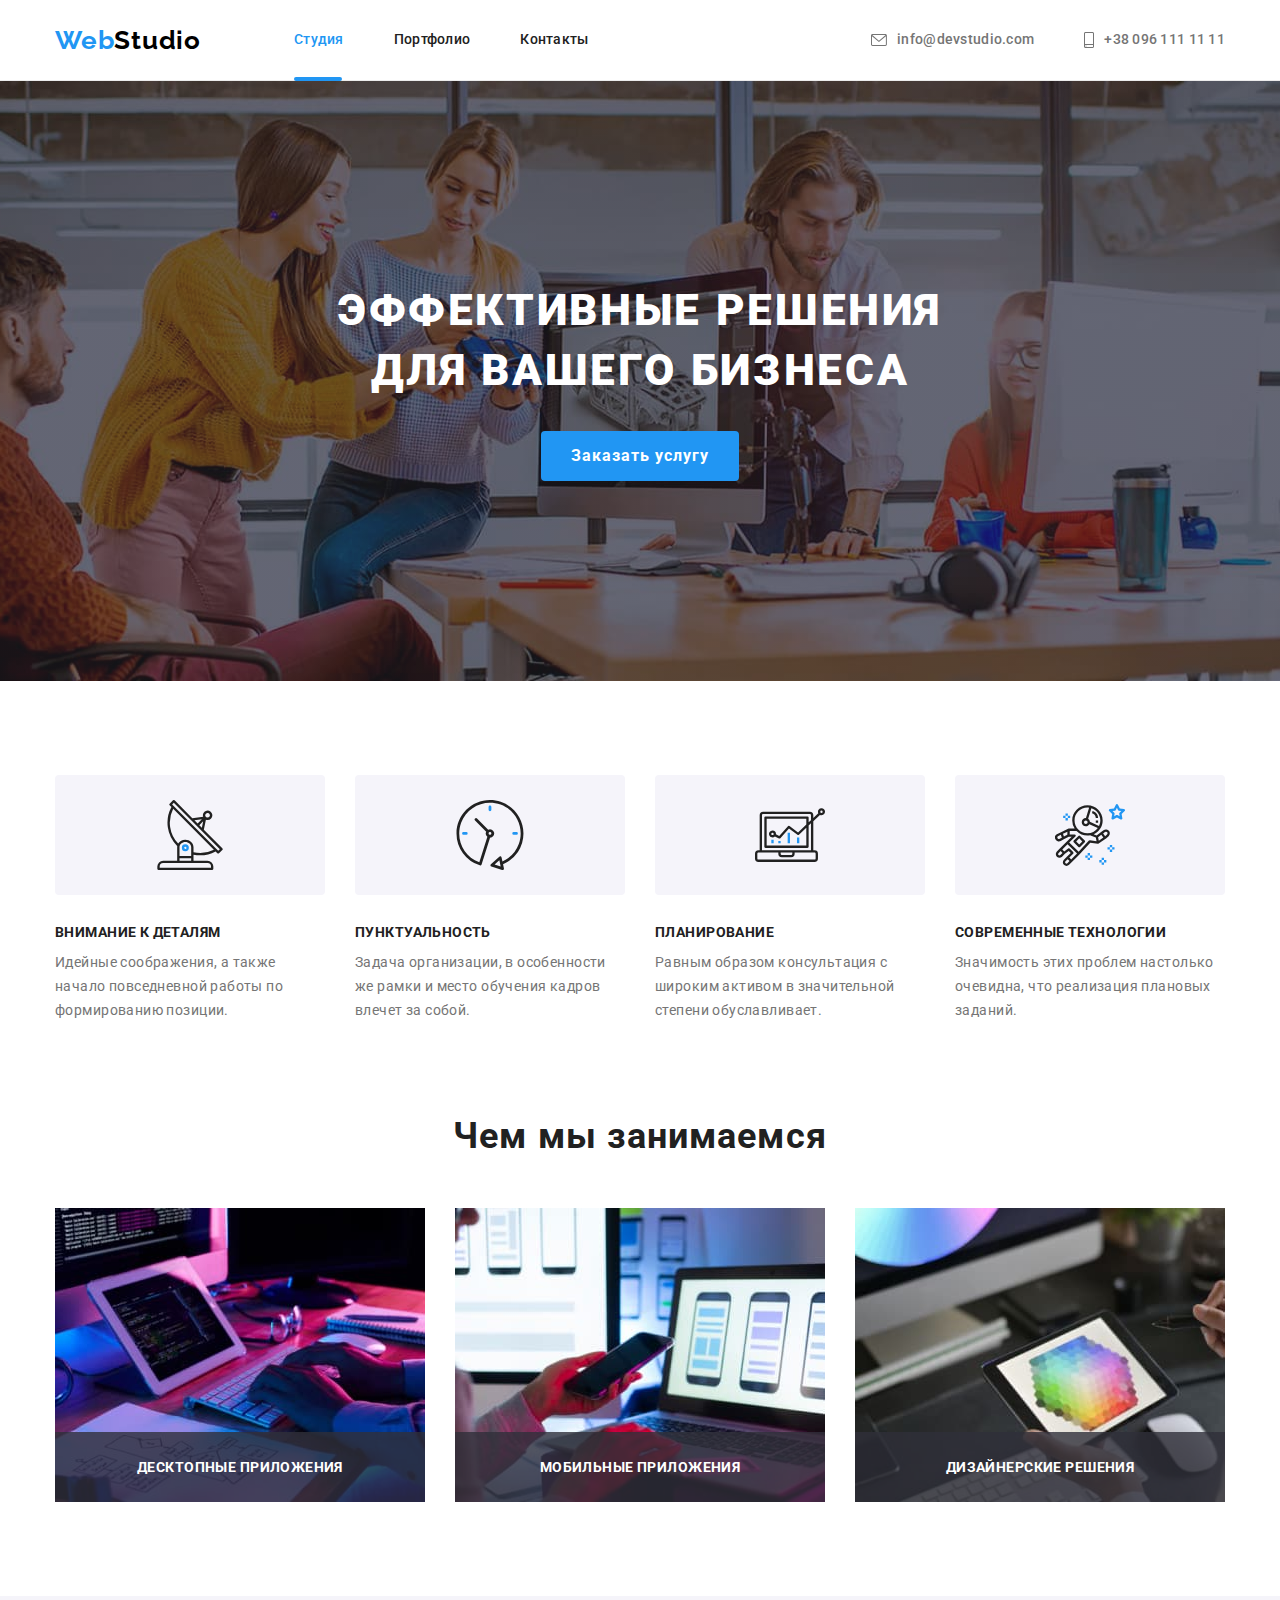
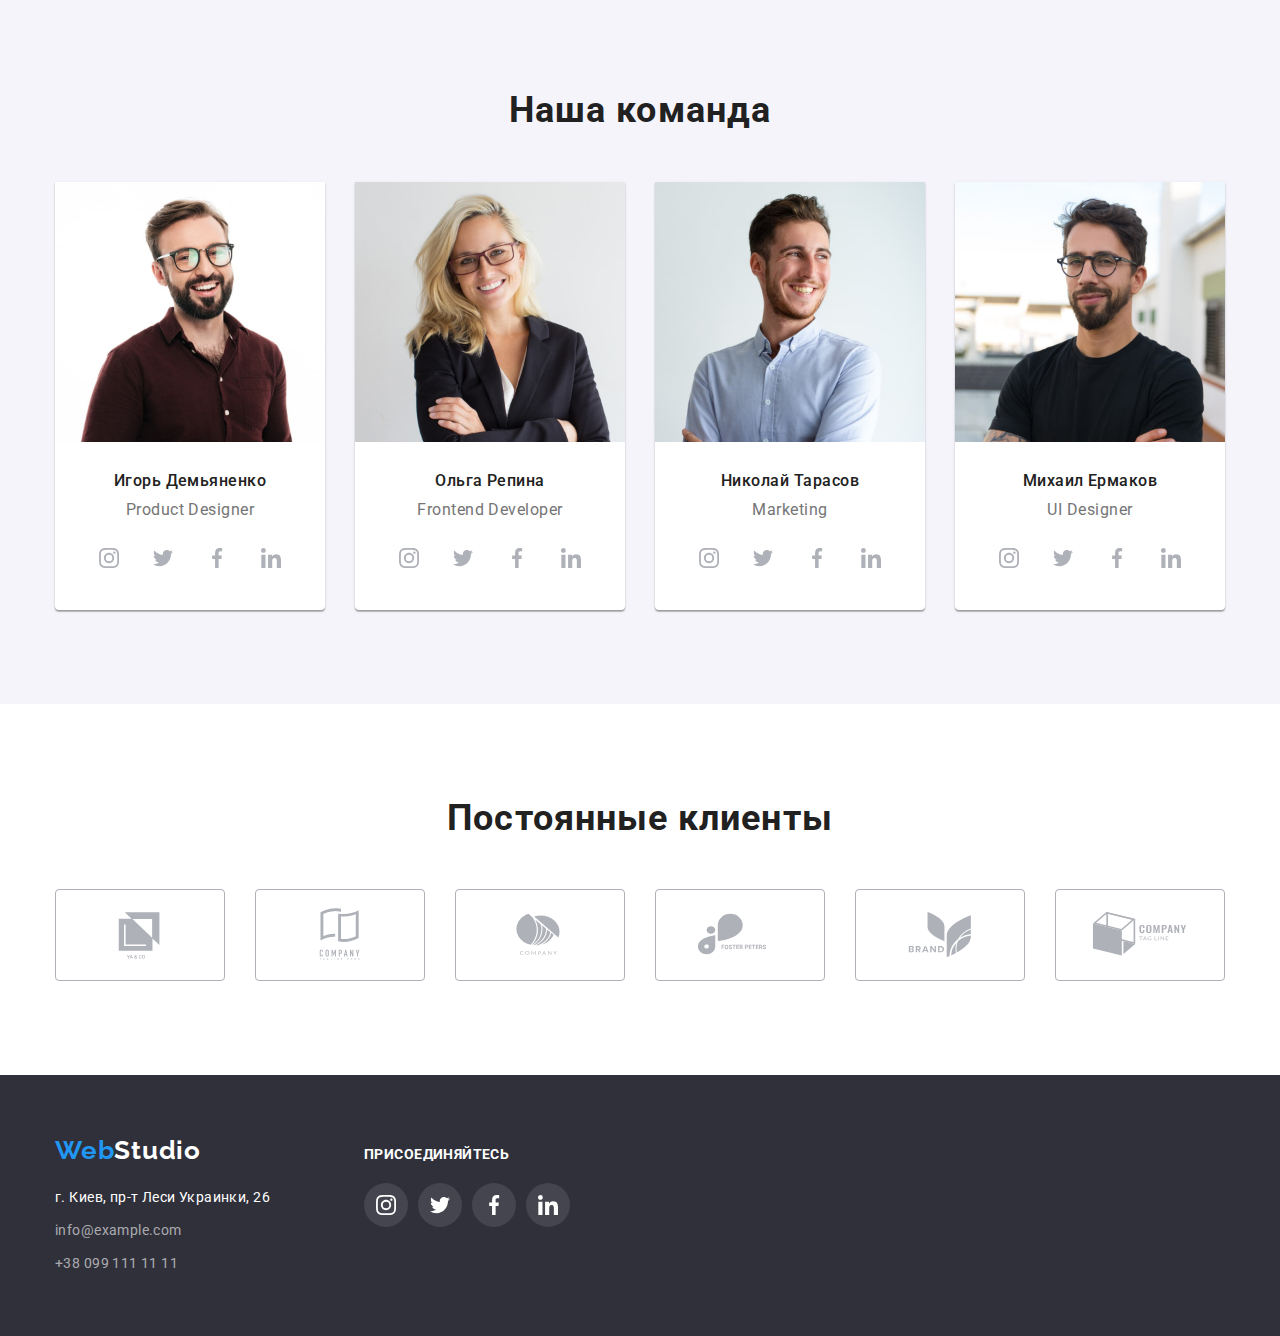
<file: index.html>
<!DOCTYPE html>
<html lang="ru">
<head>
    <meta charset="UTF-8">
    <meta http-equiv="X-UA-Compatible" content="IE=edge">
    <meta name="viewport" content="width=device-width, initial-scale=1.0">
    <title>студия</title>
    <link rel="preconnect" href="https://fonts.googleapis.com">
    <link rel="preconnect" href="https://fonts.gstatic.com" crossorigin>
    <link rel="stylesheet" href="https://cdnjs.cloudflare.com/ajax/libs/modern-normalize/1.0.0/modern-normalize.min.css" />
    <link
      href="https://fonts.googleapis.com/css2?family=Montserrat:wght@400;700&family=Raleway:wght@700&family=Roboto:wght@400;500;700;900&display=swap"
      rel="stylesheet">
    <link rel="stylesheet" href="./css/styles.css" />
</head>
<body >
   <header class="border-header">
      <div class="container header-flex"> 
        <a class="logo" href="#"><span class="logo-blue">Web</span><span class="logo-black">Studio</span></a>
         
      <nav>
        <ul class="nav-header-item">
            <li> <a href="./index.html" class="nav-header current">Студия
             
            </a> <span class="header-line current"> </span> </li>
            <li> <a href="./portfolio.html" class="nav-header">Портфолио</a> </li>
            <li> <a href="#" class="nav-header">Контакты</a> </li>
        </ul>
      </nav>
      <ul class="nav-header-contacts">
          <li> <a href="mailto:info@devstudio.com" class="adress-header"><svg class="icon-envelope-hover" aria-hidden="true" width="16" height="12">
            <use href="./images/symbol-defs.svg#icon-envelope"></use>
          </svg>
          info@devstudio.com
          </a> 
        </li>
          <li> <a href="tel:+380961111111" class="adress-header"><svg class="icon-envelope-hover" aria-hidden="true" width="10" height="16">
            <use href="./images/symbol-defs.svg#icon-smartphone"></use></svg>+38 096 111 11 11</a> </li>
      </ul>
    </div>
               
   </header>
     <main>
       <section class="section-hero">
         <div class="container">
          <h1 class="titel"> Эффективные решения<br>для вашего бизнеса</h1>        
       <button data-modal-open class="button-title" type="button">Заказать услугу</button>
      
    <div class="backdrop is-hidden" data-modal>
      
          <div class="modal">
           
            <button data-modal-close class="button-close-hero"> <svg class="button-close" aria-hidden="true" width="11" height="11">
              <use href="./images/symbol-defs-close.svg#icon-vector"></use>
            </svg> </button>
  
          </div>

       
    </div>



      </div>
         
       </section>
       <section class="section benefits">
        <div class="container">
          <ul class="card-set">
            <li >
            <div class="icon-benefits"> <svg aria-hidden="true" width="70" height="70">
                <use href="./images/symbol-defs.svg#icon-antenna1"></use>
              </svg> </div> 
              <h3 class="section-title">Внимание к деталям</h3>
              <p class="text">Идейные соображения, а также начало повседневной работы по формированию позиции.</p>
            </li>
            <li >
              <div class="icon-benefits"><svg aria-hidden="true" width="70" height="70">
                <use href="./images/symbol-defs.svg#icon-clock1"></use>
              </svg></div> 
              <h3 class="section-title"> Пунктуальность</h3>
              <p class="text"> Задача организации, в особенности же рамки и место обучения кадров влечет за собой.</p>
            </li>
            <li >
              <div class="icon-benefits"><svg aria-hidden="true" width="70" height="70">
                <use href="./images/symbol-defs.svg#icon-diagram1"></use>
              </svg></div> 
              <h3 class="section-title">Планирование</h3>
              <p class="text"> Равным образом консультация с широким активом в значительной степени обуславливает.</p>
            </li>
            <li >
              <div class="icon-benefits"><svg aria-hidden="true" width="70" height="70">
                <use href="./images/symbol-defs.svg#icon-astronaut1"></use>
              </svg></div>
              <h3 class="section-title">Современные технологии</h3>
              <p class="text"> Значимость этих проблем настолько очевидна, что реализация плановых заданий.</p>
            </li>
          </ul>
        </div>
        
      </section>
       <section class="section">
          <div class="container">
         <h2 class="section-work work-section">Чем мы занимаемся</h2>
       
           <ul class="section-work-imeages">
          <li class="work-section-item"><img src="./images/box1.jpg" alt="Человек набирает текст на клавиатуре" width="370" height="294">
          <span class="work-section-name">Десктопные приложения</span>
          </li>
          <li class="work-section-item"><img src="./images/box2.jpg" alt="Человек с телефоном у ноутбука" width="370" height="294">
          <span class="work-section-name">Мобильные приложения</span>
          </li>
          <li class="work-section-item"><img src="./images/box3.jpg" alt="Человек с планшетом " width="370" height="294">
          <span class="work-section-name">Дизайнерские решения</span>
          </li>
        </ul>
      </div>
           
       </section>       
       
        <section class="section team">
          <div class="container">
        <h2 class="section-work-comander">Наша команда</h2>
        <ul class="section-card-comand">
                 <li class="section-work-imeages-comand"> <img src="images/img1.jpg" alt="Игорь Демьяненко Дизайнер" width="270" height="260">
                        <div class="border-name">
                          <h3 class="name"> Игорь Демьяненко</h3>
                          <p class="fhoto-text"> Product Designer</p>
                         <div class="social-icon-team">
                          <ul class="social-team">
                            <li><a class="social-icon-link" href="#"><svg class="social-icon-team" aria-hidden="true" width="20" height="20">
                              <use href="./images/symbol-defs.svg#icon-instagram2"></use></svg></a>
                            </li>
                            <li><a class="social-icon-link" href="#"> <svg class="social-icon-team" aria-hidden="true" width="20" height="20">
                                <use href="./images/symbol-defs.svg#icon-twitter1"></use></svg></a>
                            </li>
                            <li><a class="social-icon-link" href="#"> <svg class="social-icon-team" aria-hidden="true" width="20" height="20">
                                <use href="./images/symbol-defs.svg#icon-facebook1"></use></svg></a>
                            </li>
                            <li><a class="social-icon-link" href="#"><svg class="social-icon-team" aria-hidden="true" width="20" height="20">
                                <use href="./images/symbol-defs.svg#icon-linkedin1"></use></svg></a>
                            </li>
                          </ul>
                         </div>
                      </div>
                 </li>
                 <li class="section-work-imeages-comand"> <img src="./images/img2.jpg" alt="Ольга Репина Разработчик" width="270" height="260">
                      <div class="border-name">
                        <h3 class="name"> Ольга Репина</h3>
                      <p class="fhoto-text"> Frontend Developer</p>
                      <div>
                        <ul class="social-team">
                          <li><a class="social-icon-link" href="#"><svg class="social-icon-team" aria-hidden="true" width="20" height="20">
                                <use href="./images/symbol-defs.svg#icon-instagram2"></use>
                              </svg></a>
                          </li>
                          <li><a class="social-icon-link" href="#"> <svg class="social-icon-team" aria-hidden="true" width="20" height="20">
                                <use href="./images/symbol-defs.svg#icon-twitter1"></use>
                              </svg></a>
                          </li>
                          <li><a class="social-icon-link" href="#"> <svg class="social-icon-team" aria-hidden="true" width="20" height="20">
                                <use href="./images/symbol-defs.svg#icon-facebook1"></use>
                              </svg></a>
                          </li>
                          <li><a class="social-icon-link" href="#"><svg class="social-icon-team" aria-hidden="true" width="20" height="20">
                                <use href="./images/symbol-defs.svg#icon-linkedin1"></use>
                              </svg></a>
                          </li>
                        </ul>
                      </div>
                    </div>
                 </li>
                <li class="section-work-imeages-comand"> <img src="./images/img3.jpg" alt="Николай Тарасов Маркетолог" width="270" height="260">
                      <div class="border-name">
                        <h3 class="name"> Николай Тарасов</h3>
                      <p class="fhoto-text"> Marketing </p>
                      <div>
                        <ul class="social-team">
                          <li><a class="social-icon-link" href="#"><svg class="social-icon-team" aria-hidden="true" width="20" height="20">
                                <use href="./images/symbol-defs.svg#icon-instagram2"></use>
                              </svg></a>
                          </li>
                          <li><a class="social-icon-link" href="#"> <svg class="social-icon-team" aria-hidden="true" width="20" height="20">
                                <use href="./images/symbol-defs.svg#icon-twitter1"></use>
                              </svg></a>
                          </li>
                          <li><a class="social-icon-link" href="#"> <svg class="social-icon-team" aria-hidden="true" width="20" height="20">
                                <use href="./images/symbol-defs.svg#icon-facebook1"></use>
                              </svg></a>
                          </li>
                          <li><a class="social-icon-link" href="#"><svg class="social-icon-team" aria-hidden="true" width="20" height="20">
                                <use href="./images/symbol-defs.svg#icon-linkedin1"></use>
                              </svg></a>
                          </li>
                        </ul>
                      </div>
                    </div>
                  </li>
                 <li class="section-work-imeages-comand"> <img src="./images/img4.jpg" alt="Михаил Ермаков Дизайнер пользовательского интерфейса" width="270" height="260">
                     <div class="border-name">
                      <h3 class="name"> Михаил Ермаков</h3>
                    <p class="fhoto-text"> UI Designer</p>
                  <div>
                    <ul class="social-team">
                      <li><a class="social-icon-link" href="#"><svg class="social-icon-team" aria-hidden="true" width="20" height="20">
                            <use href="./images/symbol-defs.svg#icon-instagram2"></use>
                          </svg></a>
                      </li>
                      <li><a class="social-icon-link" href="#"> <svg class="social-icon-team" aria-hidden="true" width="20" height="20">
                            <use href="./images/symbol-defs.svg#icon-twitter1"></use>
                          </svg></a>
                      </li>
                      <li><a class="social-icon-link" href="#"> <svg class="social-icon-team" aria-hidden="true" width="20" height="20">
                            <use href="./images/symbol-defs.svg#icon-facebook1"></use>
                          </svg></a>
                      </li>
                      <li><a class="social-icon-link" href="#"><svg class="social-icon-team" aria-hidden="true" width="20" height="20">
                            <use href="./images/symbol-defs.svg#icon-linkedin1"></use>
                          </svg></a>
                      </li>
                    </ul>
                  </div>
                  </div>
                  </li>
        </ul>
            </div>
      </section>
      <section class="section">
        <h2 class="section-work-comander">Постоянные клиенты</h2>
        <div class="container">
          <ul class="client">
        
            <li><a class="social-icon-clients" href="#"><svg class="icon-client1" aria-label="client1" width="106" height="60">
              <use href="./images/symbol-defs.svg#icon-Logo1"></use> </svg></a></li>
        
            <li><a class="social-icon-clients" href="#"><svg class="icon-client1" aria-label="client1" width="106" height="60">
              <use href="./images/symbol-defs.svg#icon-Logo2"></use></svg></a></li>
        
            <li><a class="social-icon-clients" href="#"><svg class="icon-client1" aria-label="client1" width="106" height="60">
              <use href="./images/symbol-defs.svg#icon-Logo3"></use></svg></a></li>
        
            <li><a class="social-icon-clients" href="#"><svg class="icon-client1" aria-label="client1" width="106" height="60">
              <use href="./images/symbol-defs.svg#icon-Logo4"></use></svg></a></li>
        
            <li><a class="social-icon-clients" href="#"><svg class="icon-client1" aria-label="client1" width="106" height="60">
              <use href="./images/symbol-defs.svg#icon-Logo5"></use></svg></a></li>

            <li><a class="social-icon-clients" href="#"><svg class="icon-client1" aria-label="client1" width="106" height="60">
              <use href="./images/symbol-defs.svg#icon-Logo6"></use></svg></a></li>
          </ul>
        </div>
      </section>
   
   </main>


    <footer class="footer">  

 
      <div class="container footer-container">
         
        <div>
        
           <a class="logo" href="#"><span class="logo-blue">Web</span><span
            class="logo-white">Studio</span></a>
        <address class="footer-address">
          <ul class="footer-stydio-portfolio">
            <li class="address-stydio"><a href="https://goo.gl/maps/mRmZ955nTejTm2ML6" class="address-link">г. Киев,
                пр-т Леси Украинки, 26</a></li>
            <li class="address-stydio"><a href="mailto:info@example.com" class="address">info@example.com</a></li>
            <li class="address-portfolio"><a href="tel:+380991111111" class="address">+38 099 111 11 11</a></li>
          </ul>
        </address>
      </div>   
      <div class="footer-flex">
            
            <h2 class="social-section">присоединяйтесь</h2>            
        <ul class="social-icon-footer">
            <li>
                <a class="social-link" href="#"><svg class="social-icon" aria-label="instagram" width="20" height="20">
                   <use href="./images/symbol-defs.svg#icon-instagram2"></use>
                  </svg></a>
            </li>
            <li>
               <a class="social-link" href="#"><svg class="social-icon" aria-label="twiter" width="20" height="20">
                    <use href="./images/symbol-defs.svg#icon-twitter1"></use>
                  </svg></a>
            </li>
            <li>
                <a class="social-link" href="#"><svg class="social-icon" aria-label="facebook" width="20" height="20">
                    <use href="./images/symbol-defs.svg#icon-facebook1"></use>
                  </svg></a>
            </li>
            <li>
                <a class="social-link" href="#"><svg class="social-icon" aria-label="linkedin" width="20" height="20">
                   <use href="./images/symbol-defs.svg#icon-linkedin1"></use>
                  </svg></a>
            </li>
        </ul>
      </div>
    </div>

    </footer>
    <script src="./js/modal.js"></script>
</body>
</html>
</file>
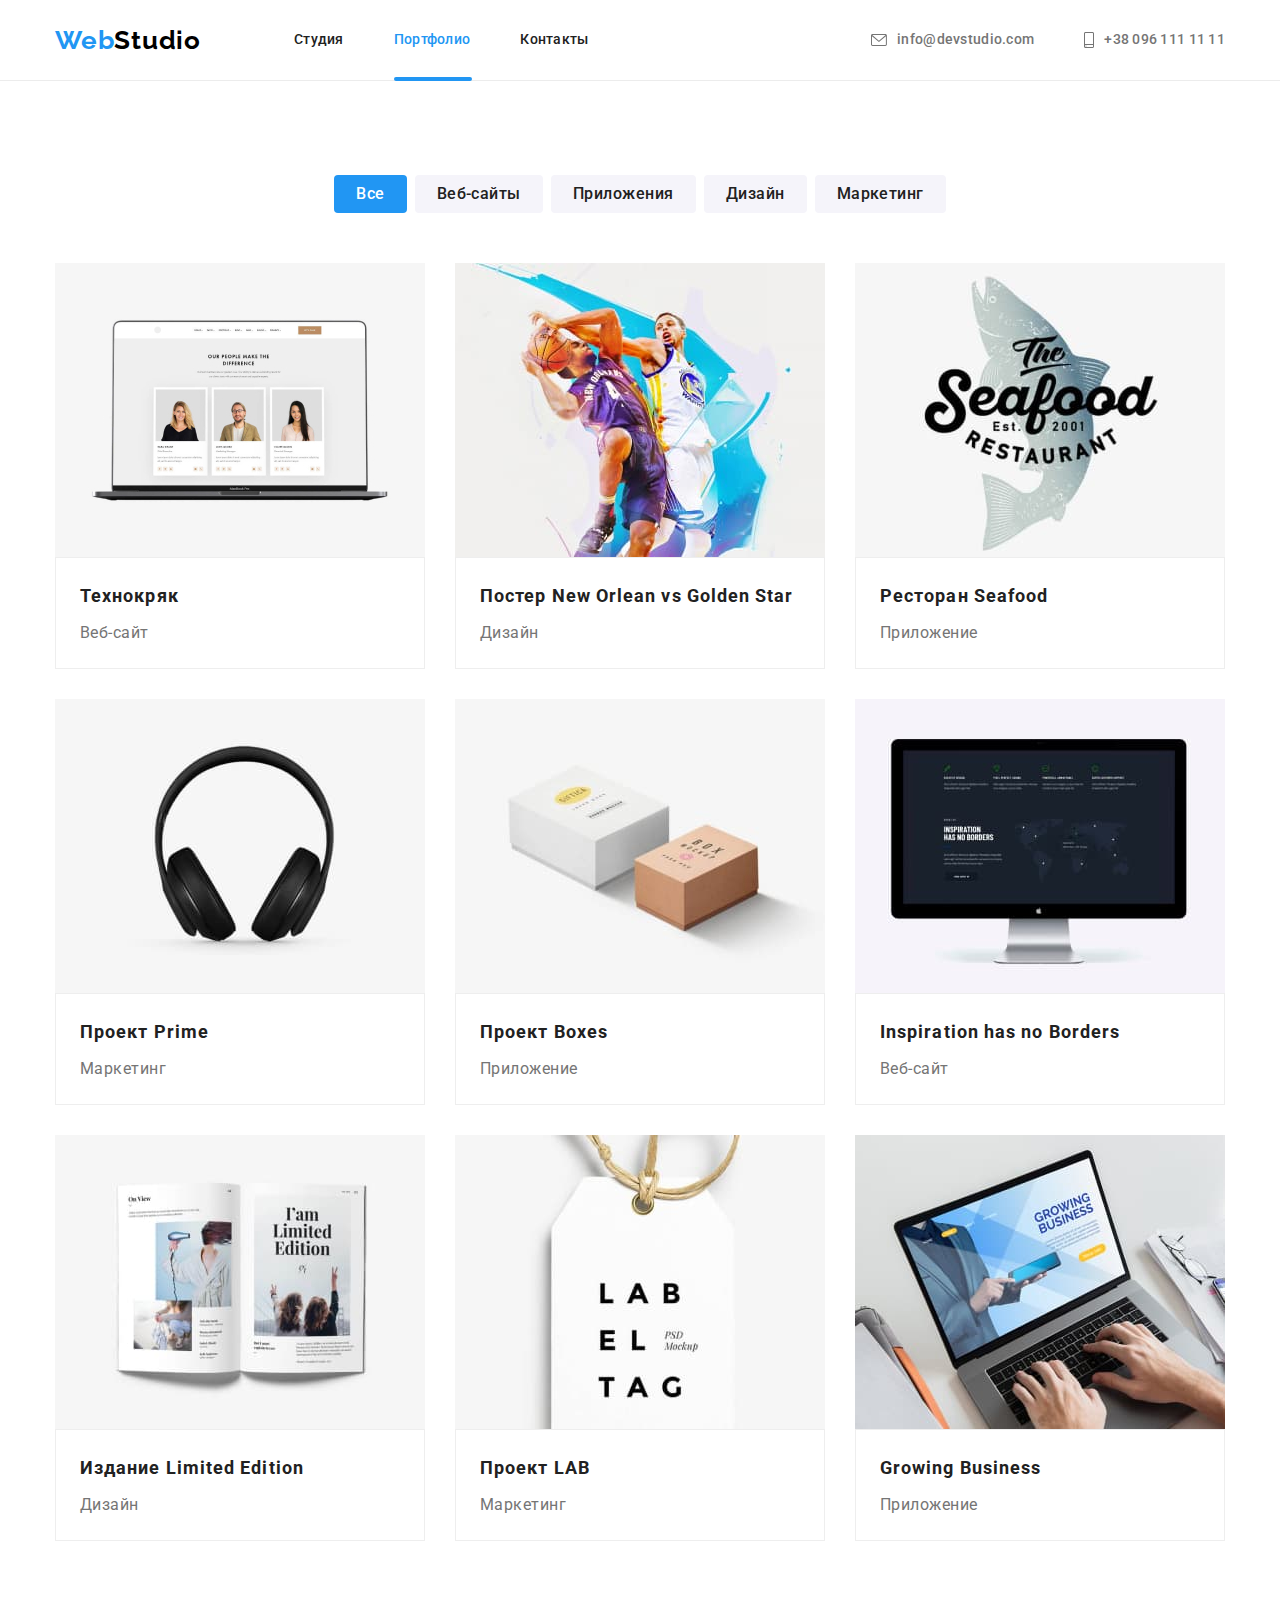
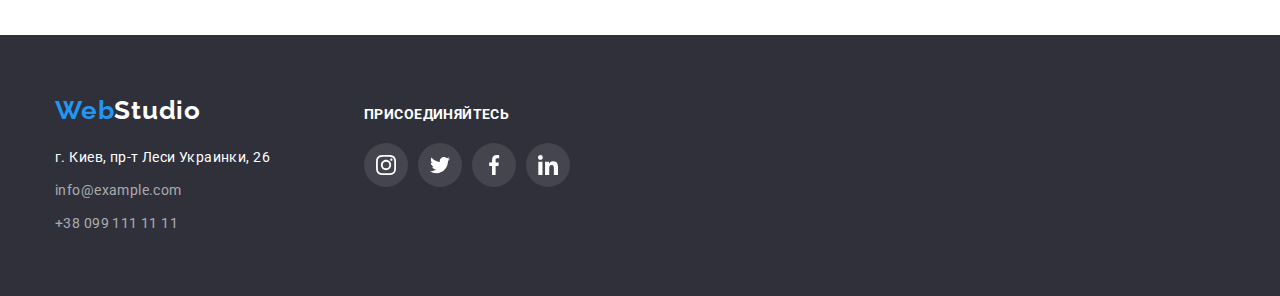
<file: portfolio.html>
<!DOCTYPE html>
<html lang="ru">
<head>
    <meta charset="UTF-8">
    <meta http-equiv="X-UA-Compatible" content="IE=edge">
    <meta name="viewport" content="width=device-width, initial-scale=1.0">
    <title>Портфолио</title>
    <link rel="preconnect" href="https://fonts.googleapis.com">
    <link rel="preconnect" href="https://fonts.gstatic.com" crossorigin>
    <link rel="stylesheet" href="https://cdnjs.cloudflare.com/ajax/libs/modern-normalize/1.0.0/modern-normalize.min.css" />
    <link
        href="https://fonts.googleapis.com/css2?family=Montserrat:wght@400;700&family=Raleway:wght@700&family=Roboto:wght@400;500;700;900&display=swap"
        rel="stylesheet">
    <link rel="stylesheet" href="./css/styles.css" />
</head>
<body >
    <header class="border-header">
        <div class="container header-flex">
            <a class="logo" href="#"><span class="logo-blue">Web</span><span class="logo-black">Studio</span></a>
    
            <nav>
                <ul class="nav-header-item">
                    <li> <a href="./index.html" class="nav-header">Студия
    
                        </a> </li>
                    <li> <a href="./portfolio.html" class="nav-header current">Портфолио</a><span class="header-line-portfolio current"> </span> </li>
                    <li> <a href="#" class="nav-header">Контакты</a> </li>
                </ul>
            </nav>
            <ul class="nav-header-contacts">
                <li> <a href="mailto:info@devstudio.com" class="adress-header"><svg class="icon-envelope-hover"
                            aria-hidden="true" width="16" height="12">
                            <use href="./images/symbol-defs.svg#icon-envelope"></use>
                        </svg>
                        info@devstudio.com
                    </a>
                </li>
                <li> <a href="tel:+380961111111" class="adress-header"><svg class="icon-envelope-hover" aria-hidden="true"
                            width="10" height="16">
                            <use href="./images/symbol-defs.svg#icon-smartphone"></use>
                        </svg>+38 096 111 11 11</a> </li>
            </ul>
        </div>
    
    </header>
        <main>
            <section class="section">
                <div class="container">
                    <ul class="button-line">
                    
                        <li><button class="button-portfolio current-button" type="button"> Все</button></li>
                    
                        <li><button class="button-portfolio" type="button"> Веб-сайты</button></li>
                    
                        <li><button class="button-portfolio" type="button"> Приложения</button></li>
                    
                        <li><button class="button-portfolio" type="button"> Дизайн</button></li>
                    
                        <li><button class="button-portfolio" type="button"> Маркетинг</button></li>
                    </ul>
                    
                    <ul class="portfolio-images">
                        <li class="portfolio-box-shadow">
                            <div class="box-overlay">
                            <div class="overlay"> 
                                <p>Ресурс предлагает комплексные предложения с разным уровнем функционала и сервисов. Все это позволит посетителю получить
                            исчерпывающие сведения о компании или частном лице.</p></div>
                                    <img src="./images/img.jpg" alt="Изображение открытого ноутбука" width="370">
                            </div> 
                                    <div class="portfolio-images-flex">
                                    <h3 class="portfolio-section">Технокряк</h3>
                                    <p class="portfolio-text">Веб-сайт</p>
                                </div>
                                </li>  
                         <li class="portfolio-box-shadow">
                            <div class="box-overlay">
                                <div class="overlay">
                                    <p>Ресурс предлагает комплексные предложения с разным уровнем функционала и сервисов. Все это позволит
                                        посетителю получить
                                        исчерпывающие сведения о компании или частном лице.</p></div>
                            <img src="./images/img11.jpg" alt="Постер ребята играют в баскетбол" width="370">
                            </div>
                            <div class="portfolio-images-flex">
                                <h3 class="portfolio-section">Постер New Orlean vs Golden Star</h3>
                                <p class="portfolio-text">Дизайн</p>
                            </div>
                        </li>                     
                      
                        <li class="portfolio-box-shadow">
                            <div class="box-overlay">
                                <div class="overlay">
                                    <p>Ресурс предлагает комплексные предложения с разным уровнем функционала и сервисов. Все это позволит
                                        посетителю получить
                                        исчерпывающие сведения о компании или частном лице.</p>
                                </div>
                            <img src="./images/img22.jpg" alt="Изображение логотипа ресторана" width="370">
                            </div>
                            <div class="portfolio-images-flex">
                                <h3 class="portfolio-section">Ресторан Seafood</h3>
                                <p class="portfolio-text">Приложение</p>
                            </div>
                        </li> 
                            <li class="portfolio-box-shadow">
                                <div class="box-overlay">
                                    <div class="overlay">
                                        <p>Ресурс предлагает комплексные предложения с разным уровнем функционала и сервисов. Все это позволит
                                            посетителю получить
                                            исчерпывающие сведения о компании или частном лице.</p>
                                    </div>
                                <img src="./images/img33.jpg" alt="Наушники" width="370">
                                </div>
                               <div class="portfolio-images-flex">
                                <h3 class="portfolio-section">Проект Prime</h3>
                                <p class="portfolio-text">Маркетинг</p>
                               </div>
                            </li>  
                            <li class="portfolio-box-shadow">
                                <div class="box-overlay">
                                    <div class="overlay">
                                        <p>Ресурс предлагает комплексные предложения с разным уровнем функционала и сервисов. Все это позволит
                                            посетителю получить
                                            исчерпывающие сведения о компании или частном лице.</p>
                                    </div>
                                <img src="./images/img44.jpg" alt="Две коробки" width="370">
                                </div>
                                <div class="portfolio-images-flex">
                                    <h3 class="portfolio-section">Проект Boxes</h3>
                                    <p class="portfolio-text">Приложение</p>
                                </div>
                            </li>
                            <li class="portfolio-box-shadow">
                                <div class="box-overlay">
                                    <div class="overlay">
                                        <p>Ресурс предлагает комплексные предложения с разным уровнем функционала и сервисов. Все это позволит
                                            посетителю получить
                                            исчерпывающие сведения о компании или частном лице.</p>
                                    </div>
                                <img src="./images/img55.jpg" alt="Монитор" width="370">
                                </div>
                                <div class="portfolio-images-flex">
                                    <h3 class="portfolio-section">Inspiration has no Borders</h3>
                                    <p class="portfolio-text">Веб-сайт</p>
                                </div>
                            </li>
                            <li class="portfolio-box-shadow">
                                <div class="box-overlay">
                                    <div class="overlay">
                                        <p>Ресурс предлагает комплексные предложения с разным уровнем функционала и сервисов. Все это позволит
                                            посетителю получить
                                            исчерпывающие сведения о компании или частном лице.</p>
                                    </div>
                                <img src="./images/img66.jpg" alt="Открытая книга" width="370">
                                </div>
                                <div class="portfolio-images-flex">
                                    <h3 class="portfolio-section">Издание Limited Edition</h3>
                                    <p class="portfolio-text">Дизайн</p>
                                </div>
                            </li>
                            <li class="portfolio-box-shadow">
                                <div class="box-overlay">
                                    <div class="overlay">
                                        <p>Ресурс предлагает комплексные предложения с разным уровнем функционала и сервисов. Все это позволит
                                            посетителю получить
                                            исчерпывающие сведения о компании или частном лице.</p>
                                    </div>
                                <img src="./images/img77.jpg" alt="Бирка Лаб ель таг" width="370">
                                </div>
                                <div class="portfolio-images-flex">
                                    <h3 class="portfolio-section">Проект LAB</h3>
                                    <p class="portfolio-text">Маркетинг</p>
                                </div>
                            </li>
                            <li class="portfolio-box-shadow">
                                <div class="box-overlay">
                                    <div class="overlay">
                                        <p>Ресурс предлагает комплексные предложения с разным уровнем функционала и сервисов. Все это позволит
                                            посетителю получить
                                            исчерпывающие сведения о компании или частном лице.</p>
                                    </div>
                                <img src="./images/img88.jpg" alt="Открытый ноутбук" width="370">
                                </div>
                                <div class="portfolio-images-flex">
                                    <h3 class="portfolio-section">Growing Business</h3>
                                    <p class="portfolio-text">Приложение</p>
                                </div>
                            </li>
                    </ul>
                </div>
            </section>
        </main>
    <footer class="footer">
    
    
        <div class="container footer-container">
    
            <div>
    
                <a class="logo" href="#"><span class="logo-blue">Web</span><span class="logo-white">Studio</span></a>
                <address class="footer-address">
                    <ul class="footer-stydio-portfolio">
                        <li class="address-stydio"><a href="https://goo.gl/maps/mRmZ955nTejTm2ML6" class="address-link">г.
                                Киев,
                                пр-т Леси Украинки, 26</a></li>
                        <li class="address-stydio"><a href="mailto:info@example.com" class="address">info@example.com</a>
                        </li>
                        <li class="address-portfolio"><a href="tel:+380991111111" class="address">+38 099 111 11 11</a></li>
                    </ul>
                </address>
            </div>
            <div class="footer-flex">
    
                <h2 class="social-section">присоединяйтесь</h2>
                <ul class="social-icon-footer">
                    <li>
                        <a class="social-link" href="#"><svg class="social-icon" aria-label="instagram" width="20"
                                height="20">
                                <use href="./images/symbol-defs.svg#icon-instagram2"></use>
                            </svg></a>
                    </li>
                    <li>
                        <a class="social-link" href="#"><svg class="social-icon" aria-label="twiter" width="20" height="20">
                                <use href="./images/symbol-defs.svg#icon-twitter1"></use>
                            </svg></a>
                    </li>
                    <li>
                        <a class="social-link" href="#"><svg class="social-icon" aria-label="facebook" width="20"
                                height="20">
                                <use href="./images/symbol-defs.svg#icon-facebook1"></use>
                            </svg></a>
                    </li>
                    <li>
                        <a class="social-link" href="#"><svg class="social-icon" aria-label="linkedin" width="20"
                                height="20">
                                <use href="./images/symbol-defs.svg#icon-linkedin1"></use>
                            </svg></a>
                    </li>
                </ul>
            </div>
        </div>
    
    </footer>
</body>
</html>
</file>
<file: css/styles.css>
:root {
    --logo-blue: #2196f3;
    --logo-black: #000000;
    --logo-white: #ffffff;
    --background-color: #2f303a;
    --button-border: #ececec;
    --nav-header: #212121;
    --adress-header: #757575;
    --team-background: #f5f4fa;
    --current-button: #fff;
    --adress: rgba(255, 255, 255, 0.6);
    --cocial-icon-footer: rgba(255, 255, 255, 0.1);
    --portfolio-images: #eeeeee;
    --border-client: rgba(175, 177, 184, 1);
    --border-client-blue: rgba(33, 150, 243, 1);
    --client1: #afB1b8;
    

    --items-between: 30px;
    
}


.logo {
        font-family: 'Raleway', sans-serif;
        font-weight: 700;
        font-size: 26px;
        line-height: 1.19;
        letter-spacing: 0.03em;
        text-decoration: none;
        margin-right: 93px;
            
}


    

.logo-blue {
color: var(--logo-blue); 

}

.logo-black {
    color: var(--logo-black);
}

.logo-white {
    color: var(--logo-white);
    
}

.titel {
    
    color: var(--logo-white);
    font-weight: 900;
    font-size: 44px;
    line-height: 1.36;
   text-align: center;
    letter-spacing: 0.06em;
    text-transform: uppercase;
}

.section-hero {
   
    max-width: 1600px;
    margin: 0 auto;
         padding-top: 200px;
        padding-bottom: 200px;
        background: var(--background-color);
        text-align: center;
       /* background-color: var(--color-background-primary);*/
        background-image:
        linear-gradient(rgba(47, 48, 58, 0.4), rgba(47, 48, 58, 0.4) ), 
        url(../images/hero-background-image.jpg);
        background-repeat: no-repeat;
       background-position: center;
        background-size: cover;
        
        
}


.button-title {
   
    border: 0;
    padding: 10px 30px;
    border-radius: 4px;
    margin-top: 30px;
        font-weight: 700;
        font-size: 16px;
        line-height: 1.88;
        cursor: pointer;
        font-family: inherit;
        letter-spacing: 0.06em;
        color: var(--logo-white);
    background-color: var(--logo-blue);

}








.backdrop.is-hidden {
visibility: hidden;
opacity: 0;
pointer-events: none;
}
.backdrop {
   
    position: fixed;
    top: 0;
    left: 0;
    width: 100%;
    height: 100%;
    background: rgba(0, 0, 0, 0.2);
    z-index: 20;
}

.modal {
    position: absolute;
        
    top: 50%;
    
    left: 50%;
    transform: translate(-50%, -50%);
    width:528px;
    height: 581px;
    background-color: var(--logo-white);
    box-shadow: 0px 1px 3px rgba(0, 0, 0, 0.12), 0px 1px 1px rgba(0, 0, 0, 0.14), 0px 2px 1px rgba(0, 0, 0, 0.2);
    border-radius: 4px;
   
    
  
}
/*.is-hidden:nth-child(1) {
   
    transition-duration: 250ms;
    transition-timing-function: cubic-bezier(0.4, 0, 0.2, 1);
}*/



.button-close-hero {
    position: absolute;
    top: 8px;
    right: 8px;
    width: 30px;
        height: 30px;
        border-radius: 50px;
       
        border: 1px solid rgba(0, 0, 0, 0.1);
    background-color: transparent;
    cursor: pointer;
   
}

.button-close {
   
    fill: var(--logo-black);
}





.border-header {
    
    border-bottom: 1px solid var(--button-border);
}
.header-flex {
display: flex;
align-items: center;

}
.header-flex-portfolio {
    background: var(--logo-white);
    box-shadow: 0px 4px 4px rgba(0, 0, 0, 0.25);
    display: flex;
    justify-content: space-between;
    align-items: center;
}

.nav-header-item {
    display: flex;
    gap: 50px;
          
}


.header-line {
        position: relative;                         
        cursor: pointer;
        line-height: 1;
 }


.header-line::after {
        display: block;
        position: absolute;
        width: 48px;      
        height: 4px;      
        background-color: var(--logo-blue);       
        border-radius: 2px;
        content: "";
       bottom: -1px;
    }
.header-line-portfolio {
    position: relative;
        cursor: pointer;
        line-height: 1;

}
.header-line-portfolio::after {
    display: block;
    position: absolute;
    width: 78px;
    height: 4px;
    background-color: var(--logo-blue);
    border-radius: 2px;
    content: "";
    bottom: -1px;
}

.nav-header-contacts {
    display: flex;
    gap: 50px;
    margin-left: auto;
            
}

.nav-header {
    display: block;
    padding: 32px 0;
    font-weight: 500;
    font-size: 14px;
    line-height: 1.14;
    text-decoration: none;
    letter-spacing: 0.02em;
    color: var(--nav-header);
    transition: color 250ms cubic-bezier(0.4, 0, 0.2, 1);
   
   
   }
     
   .current {
       color: var(--logo-blue);
   }
   .nav-header:hover,
   .nav-header:focus   {
       color: var(--logo-blue);
   }
  
     
 

   .adress-header {
    display: flex;
    align-items: center;
    font-weight: 500;
    font-size: 14px;
    line-height: 1.14;
    text-decoration: none;
    letter-spacing: 0.02em;
    color: var(--adress-header);
    transition: color 250ms cubic-bezier(0.4, 0, 0.2, 1);
   }
  
   .adress-header:hover,
   .adress-header:focus {
    color: var(--logo-blue);
   }
   .adress-header:hover .icon-envelope-hover {
     fill: var(--logo-blue);

   }

    .icon-envelope-hover {
            margin-right: 10px;
            fill: var(--adress-header);
        transition: fill 250ms cubic-bezier(0.4, 0, 0.2, 1);
        }        

    .icon-benefits    {
        display: flex;
        width: 270px;
        height: 120px;
        background: #f5f4fa;
        border-radius: 4px;
        margin-bottom: 30px;
        fill: var(--team-background);
        justify-content: center;
        align-items: center;
  }
  



.card-set {
    display: flex;
    gap: 30px;
}

.section-title {        
        font-weight: 700;
        font-size: 14px;
        line-height: 1.14;
        letter-spacing: 0.03em;
        text-transform: uppercase;
        margin-bottom: 10px;

        }

.text {
        font-size: 14px;
        line-height: 1.71;
        letter-spacing: 0.03em;
        color: var(--adress-header);
      }
      
.team {
    background-color: var(--team-background);
}
.border-name {
    padding-top: 30px;
    padding-bottom: 30px;
}
.name {
        font-weight: 500;
        font-size: 16px;
        line-height: 1.18;
        text-align: center;
        letter-spacing: 0.03em;
        
   }
.fhoto-text {    
    margin-top: 10px;       
        font-size: 16px;
        line-height: 1.18;
        color: var(--adress-header); 
        text-align: center;
        letter-spacing: 0.03em;
}
.section-work-comander {

        font-weight: 700;
        font-size: 36px;
        line-height: 1.16;
        text-align: center;
        letter-spacing: 0.03em;
        margin-bottom: 50px;
       }
.work-section {
        font-weight: 700;
        font-size: 36px;
        line-height: 1.16;
        text-align: center;
        letter-spacing: 0.03em
  }
  .section {
     padding-top: 94px;
     padding-bottom: 94px;

  }

  .benefits {
    padding-bottom: 0;
  }
.section-card-comand {
    display: flex;
    justify-content: space-between;
    padding: 0%;
}
.section-work-imeages {
display: flex;
justify-content: space-between;
margin-top: 50px;

}
.work-section-item {
    position: relative;
    z-index: 10;
}
.work-section-name {
    position: absolute;
    bottom: 0px;
    left: 0;

   width: 370px;
        height: 70px;
        display: flex;
        justify-content: center;
        align-items: center;

       
    
        background: rgba(47, 48, 58, 0.8);

    font-weight: 700;
        font-size: 14px;
        line-height: 16px;
        text-align: center;
        letter-spacing: 0.03em;
        text-transform: uppercase;
       color: var(--logo-white);
    z-index: 10;
}
.section-work-imeages-comand {
    background-color: var(--logo-white);
    box-shadow: 0px 1px 3px rgba(0, 0, 0, 0.12), 0px 1px 1px rgba(0, 0, 0, 0.14), 0px 2px 1px rgba(0, 0, 0, 0.2);
    border-radius: 0px 0px 4px 4px;
    
}
/*.social-icon-team {
    background-color: #ffffff;
    color: #ffffff;
}*/
.social-team {

    display: flex;
    flex-direction: row;
    justify-content: center;
    margin-top: 16px;       
    gap: 10px;
    /*fill: var(--logo-white);*/
}
/*.icon-instagram-blue {
    fill: var(--logo-blue)
}*/
.social-icon-team {
      
    fill: var(--client1);
    transition: fill 250ms cubic-bezier(0.4, 0, 0.2, 1);
   }


   .social-icon-link {
  display: flex;
  justify-content: center;
  align-items: center;
    width: 44px;
    height: 44px;
    border-radius: 50px;
    background-color: var(--logo-white);
    transition: background-color 250ms cubic-bezier(0.4, 0, 0.2, 1);
    
   
}

.social-icon-link:hover .social-icon-team {
    fill:var(--logo-white) ;
}

   .social-icon-link:hover, 
   .social-icon-link:focus {
 background-color: var(--logo-blue);
   
   }

.social-icon-team:hover {
       fill: var(--logo-white);
   
}



/*.facebook-symbol {
   fill: var(--client1);
}*/
.client {
    display: flex;
        justify-content: center;
        align-items: center;
        gap: 30px;
      
}
.icon-client1 {
   
       
    fill: var(--client1);
    transition: fill 250ms cubic-bezier(0.4, 0, 0.2, 1);
 
}
.icon-client1:hover,
.icon-client1:focus {
    
    fill: var(--border-client-blue);
}
.social-icon-clients {
   display: flex;
   justify-content: center;
   align-items: center;
    width: 170px;
    height: 92px;
border-radius: 4px;
    border: 1px solid var(--border-client);
    transition: color 250ms cubic-bezier(0.4, 0, 0.2, 1);
    
}
.social-icon-clients:hover .icon-client1 {
   fill: var(--border-client-blue);
}
.social-icon-clients:hover,
.social-icon-clients:focus {
    border-color: #2196f3;
}
 /*.footer-logo-icon-flex {
    
     display: flex;
        gap: 70px;
       

 }*/


.footer {    
       background-color: var(--background-color);
       padding: 60px 0px;
 }

.footer-address {
    margin-top: 20px;
}

 .social-icon-footer {
    display: flex;
       
        justify-content: center;           
        gap: 10px;
 }

.footer-stydio-portfolio {
    padding: 0%;
    flex-direction: row;
}





.social-section {
    margin-bottom: 20px;
   
    font-weight: 700;
        font-size: 14px;
        line-height: 1.14;
        letter-spacing: 0.03em;
        text-transform: uppercase;
        color: var(--logo-white);
      

}

.footer-flex{
margin-left: 70px;
}

.footer-container {
         display: flex;
        align-items: baseline;  
 
}


/*.social-section-foter {
        display: flex;
              
}*/


/*.social-list {
    justify-content: flex-start
}*/
/*.social-flex-logo{
flex-wrap: wrap;
}*/
.social-link {
    display: flex;
    justify-content: center;
       align-items: center;
       width: 44px;
        height: 44px;
        border-radius: 50px;
   background-color: rgba(255, 255, 255, 0.1);
   transition: background-color 250ms cubic-bezier(0.4, 0, 0.2, 1);
  
    
   
}



.social-link:hover,
.social-link:focus {
   background-color: var(--logo-blue);
}



.social-icon {
    fill: var(--logo-white);   
    transition: fill 250ms cubic-bezier(0.4, 0, 0.2, 1);
}


.address-stydio:not(:last-child) {
  margin-bottom: 9px;
}

.address-portfolio {
    margin-top: 9px;
}

.address-link {
        font-style: normal;
        font-family: 'Roboto';
        font-weight: 400;
        font-size: 14px;
        line-height: 1.71;
        text-decoration: none;
        color: var(--logo-white);
    letter-spacing: 0.03em;
    transition: color 250ms cubic-bezier(0.4, 0, 0.2, 1);
}

 .address-link:hover,
 .address-link:focus {
        color: var(--logo-blue);
}

.address {
    font-style: normal;
    font-size: 14px;
    line-height: 1.71;
    letter-spacing: 0.03em;
    color: var(--adress);
    text-decoration: none;
    transition: color 250ms cubic-bezier(0.4, 0, 0.2, 1);
    }

.address:hover,
.address:focus {
    color: var(--logo-blue);
}
 
.button-portfolio {    
    padding: 6px 22px;
        font-family: inherit;
        font-weight: 500;
        font-size: 16px;
        line-height: 1.62;
        cursor: pointer;
        background: var(--team-background);
        border-radius: 4px;
        letter-spacing: 0.03em;        
        color: var(--nav-header);
        border: 0;
        transition: color 250ms cubic-bezier(0.4, 0, 0.2, 1);
        
     }
         
         
.current-button {
             background-color: var(--logo-blue);
             color: var(--current-button);
         }

.button-portfolio:hover,
.button-portfolio:focus {
    box-shadow: 0px 3px 1px rgba(0, 0, 0, 0.1),
        0px 1px 2px rgba(0, 0, 0, 0.08),
        0px 2px 2px rgba(0, 0, 0, 0.12);;
        background-color: var(--logo-blue);
        color: var(--current-button);
} 


.button-line{
    display: flex;
    justify-content: center;
    align-items: center;
    gap: 8px;
}

.portfolio-images-flex {
        padding-left: 24px;
            padding-right: 24px;
    padding-top: 20px;
    padding-bottom: 20px;
    border: 1px solid var(--portfolio-images);
}


.portfolio-images {
    margin-top: 50px;
    display: flex;
   flex-wrap: wrap;
   gap: 30px
}
       
.portfolio-section {
    font-weight: 700;
    font-size: 18px;
    line-height: 2;
    letter-spacing: 0.06em;
   
}

.portfolio-text {          
        font-size: 16px;
        line-height: 1.88;
        letter-spacing: 0.03em;
        color: var(--adress-header);
        margin-top: 4px;
       
}

.box-overlay {
    position: relative;
    overflow: hidden;
}

.portfolio-box-shadow:hover .overlay {
    transform: translatex(0);
}

.overlay {
    position: absolute;
    top: 0;
    left: 0;
    width: 100%;
    height: 100%;
    background-color: rgba(33, 150, 243, 0.9);;

    transform: translatey(100%);
    transition: transform 250ms ease;
}
.overlay > p {
   
    padding: 10px;
    margin: 63px 24px;
    font-weight: 400;
    font-size: 18px;
    line-height: 28px;
    /* or 156% */

    letter-spacing: 0.03em;

    color: var(--logo-white);  
}

.overlay code {
    
    display: inline-block;
    padding: 2px 4px;
    border-radius: 2px;
    background-color: #fff;
    color: #2a2a2a;
}


.portfolio-box-shadow{
    transition: box-shadow 250ms cubic-bezier(0.4, 0, 0.2, 1);
}

.portfolio-box-shadow:hover,
.portfolio-box-shadow:focus {
    box-shadow: 0px 1px 1px rgba(0, 0, 0, 0.12),
        0px 4px 4px rgba(0, 0, 0, 0.06),
        1px 4px 6px rgba(0, 0, 0, 0.16);
}
/* Класс для обнуления базовых свойств у ссылок */
.link {
    text-decoration: none;
    color: inherit;
}

/* Свойства для корректного отображения картинок */
img {
    display: block;
    max-width: 100%;
    height: auto;
}

/* Свойства для обнуления курсива у address */
address {
    font-style: normal;
}
/* Класс для обнуления базовых свойств у списков (ul) */
.list {
    list-style: none;
    padding-left: 0;
    margin: 0;}
/*container*/

.container {
  
    width: 1200px;
    margin-left: auto;
    margin-right: auto;
    padding-left: 15px;
    padding-right: 15px;
       
 }
 /*.container-footer-adress {
  
 }*/


 *,
 *::after,
 *::before {
     box-sizing: border-box;
 }
 a {display: inline-block;
}

 /* Стили для обнуления верхних отступов у элементов */
 h1,
 h2,
 h3,
 h4,
 h5,
 h6,
 p {
     margin-top: 0;
     margin-bottom: 0;
 }
 body {
     font-family: 'Roboto', sans-serif;
     color: var(--nav-header);
 }

 ul {
     list-style: none;
     margin: 0;
     padding: 0;
 }
</file>
